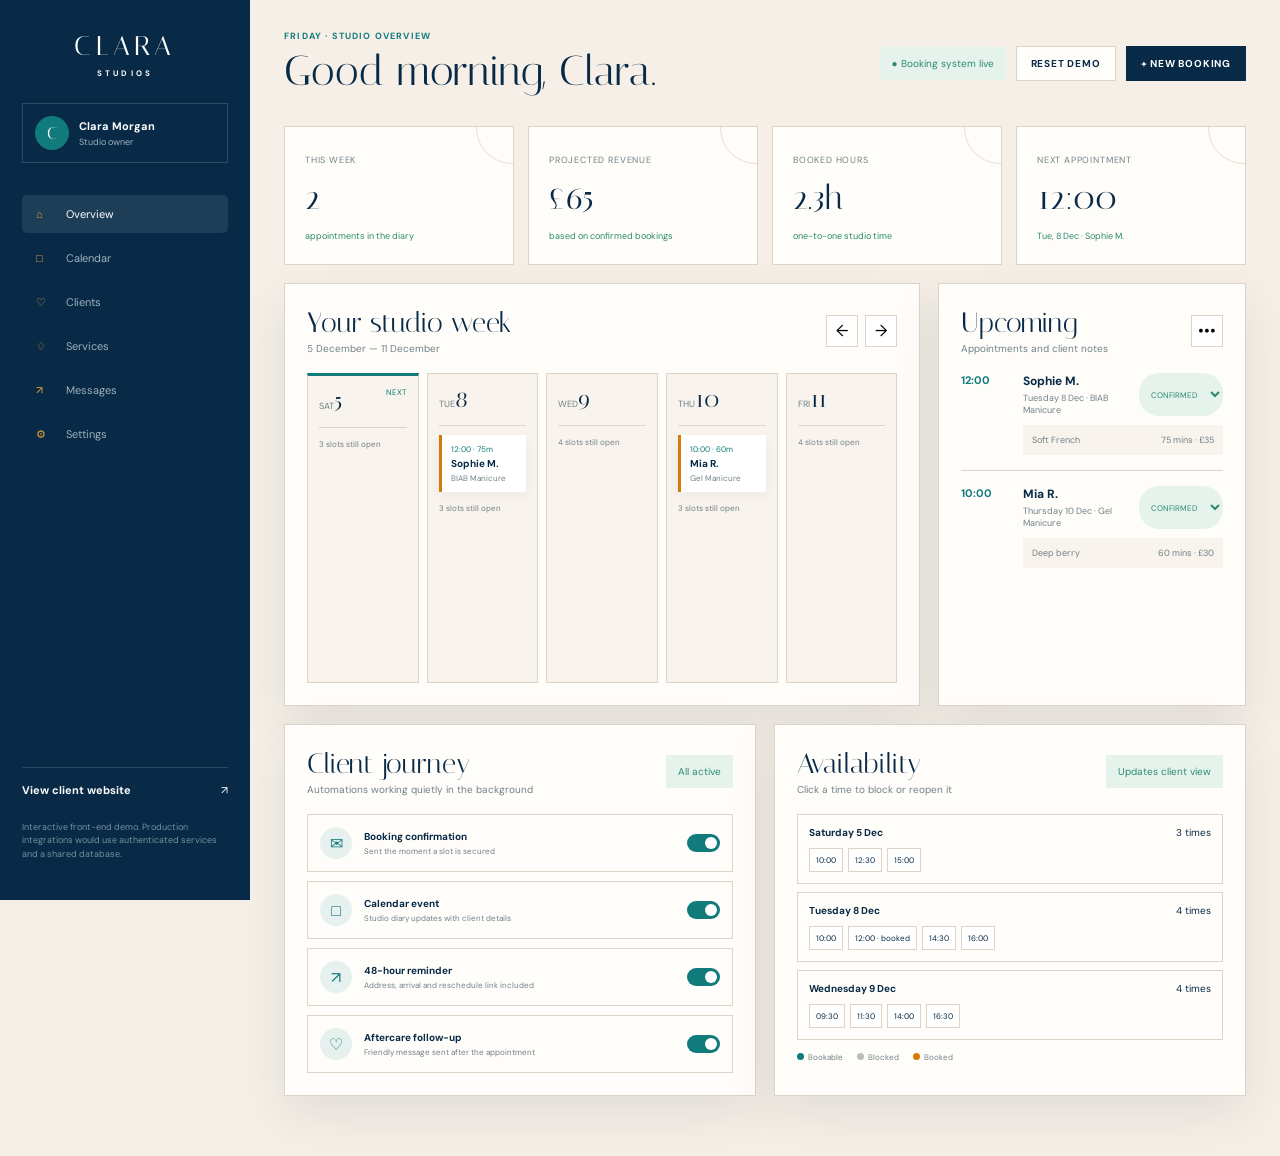
<file: concept-two/admin.html>
<!doctype html><html lang="en"><head><meta charset="utf-8"><meta name="viewport" content="width=device-width,initial-scale=1"><meta name="theme-color" content="#082a46"><title>Clara Studios — Owner Dashboard</title><link rel="preconnect" href="https://fonts.googleapis.com"><link rel="preconnect" href="https://fonts.gstatic.com" crossorigin><link href="https://fonts.googleapis.com/css2?family=DM+Sans:wght@400;500;600;700&family=Italiana&display=swap" rel="stylesheet">
<style>
:root{--navy:#082a46;--teal:#117b7c;--amber:#d67b08;--cream:#f5efe7;--paper:#fffdfa;--line:#ded3c7;--muted:#718087;--green:#2b8a6e;--red:#b15b52;--serif:"Italiana",Georgia,serif;--sans:"DM Sans",Arial,sans-serif;--shadow:0 18px 45px rgba(19,42,56,.09)}*{box-sizing:border-box}body{margin:0;background:var(--cream);color:var(--navy);font-family:var(--sans)}button,select{font:inherit}.app{min-height:100vh;display:grid;grid-template-columns:250px 1fr}.sidebar{background:var(--navy);color:#fff;padding:30px 22px;display:flex;flex-direction:column;position:sticky;top:0;height:100vh}.wordmark{text-align:center;display:flex;flex-direction:column;line-height:1}.wordmark strong{font:27px var(--serif);letter-spacing:.16em}.wordmark span{font-size:8px;letter-spacing:.38em;margin-top:7px;font-weight:700}.owner-pill{margin:26px 0 32px;border:1px solid rgba(255,255,255,.16);padding:12px;display:flex;gap:10px;align-items:center}.avatar{width:34px;height:34px;border-radius:50%;background:var(--teal);display:grid;place-items:center;font:17px var(--serif)}.owner-pill b,.owner-pill small{display:block}.owner-pill b{font-size:11px}.owner-pill small{font-size:9px;color:#9eb1bd;margin-top:3px}.side-nav{display:grid;gap:6px}.side-nav button{border:0;background:transparent;color:#9eb1bd;text-align:left;padding:12px 14px;font-size:11px;border-radius:5px;cursor:pointer}.side-nav button.active,.side-nav button:hover{background:rgba(255,255,255,.09);color:#fff}.side-nav span{display:inline-block;width:27px;color:#e8a13e}.sidebar-footer{margin-top:auto}.live-site{display:flex;justify-content:space-between;padding:15px 0;border-top:1px solid rgba(255,255,255,.14);color:#fff;text-decoration:none;font-size:11px}.demo-note{font-size:9px;line-height:1.5;color:#78909e}.dashboard{padding:30px 34px 60px;min-width:0}.topbar{display:flex;justify-content:space-between;align-items:center;margin-bottom:30px}.topbar small{display:block;text-transform:uppercase;color:var(--teal);font-size:9px;font-weight:700;letter-spacing:.13em}.topbar h1{font:42px var(--serif);margin:4px 0 0}.top-actions{display:flex;gap:10px;align-items:center}.live-dot{font-size:10px;color:var(--green);background:#e6f3ed;padding:10px 12px}.outline,.primary{border:1px solid var(--line);background:var(--paper);color:var(--navy);padding:10px 14px;font-size:10px;text-transform:uppercase;letter-spacing:.08em;font-weight:700;cursor:pointer}.primary{background:var(--navy);border-color:var(--navy);color:#fff}.metrics{display:grid;grid-template-columns:repeat(4,1fr);gap:14px;margin-bottom:18px}.metric{background:var(--paper);border:1px solid var(--line);padding:20px;position:relative;overflow:hidden}.metric:after{content:"";position:absolute;width:70px;height:70px;border:1px solid #e7ddd2;border-radius:50%;right:-35px;top:-35px}.metric small{font-size:9px;text-transform:uppercase;letter-spacing:.09em;color:var(--muted)}.metric b{display:block;font:34px var(--serif);margin:9px 0 5px}.metric span{font-size:9px;color:var(--green)}.dashboard-grid{display:grid;grid-template-columns:minmax(0,1.55fr) minmax(300px,.75fr);gap:18px}.panel{background:var(--paper);border:1px solid var(--line);padding:22px;box-shadow:var(--shadow)}.panel-head{display:flex;justify-content:space-between;align-items:center;margin-bottom:18px}.panel-head h2{font:28px var(--serif);margin:0}.panel-head p{font-size:10px;color:var(--muted);margin:3px 0 0}.week-nav{display:flex;gap:7px}.icon-button{width:32px;height:32px;border:1px solid var(--line);background:#fff;cursor:pointer}.week-grid{display:grid;grid-template-columns:repeat(5,1fr);gap:8px}.day-column{background:#f8f3ed;border:1px solid var(--line);min-height:310px;padding:11px}.day-column.today{border-top:3px solid var(--teal)}.day-title{display:flex;justify-content:space-between;align-items:start;padding-bottom:12px;border-bottom:1px solid var(--line)}.day-title span{font-size:9px;text-transform:uppercase;color:var(--muted)}.day-title b{font:24px var(--serif)}.day-title i{font-style:normal;font-size:8px;color:var(--teal)}.appointment-chip{background:#fff;border-left:3px solid var(--teal);padding:9px;margin-top:9px;box-shadow:0 4px 12px rgba(20,45,58,.05)}.appointment-chip.demo{border-left-color:var(--amber)}.appointment-chip small,.appointment-chip b,.appointment-chip span{display:block}.appointment-chip small{font-size:8px;color:var(--teal)}.appointment-chip b{font-size:10px;margin:3px 0}.appointment-chip span{font-size:8px;color:var(--muted);white-space:nowrap;overflow:hidden;text-overflow:ellipsis}.open-slots{font-size:8px;color:var(--muted);margin-top:11px}.appointment-list{display:grid}.appointment{padding:15px 0;border-top:1px solid var(--line)}.appointment:first-child{border-top:0;padding-top:0}.appointment-top{display:flex;justify-content:space-between;gap:10px}.time-badge{min-width:52px;color:var(--teal);font-size:11px;font-weight:700}.client{flex:1}.client b{display:block;font-size:12px}.client small{display:block;color:var(--muted);font-size:9px;margin-top:3px}.status{border:0;border-radius:20px;padding:5px 8px;background:#e6f3ed;color:var(--green);font-size:8px;text-transform:uppercase}.appointment-details{margin-left:62px;margin-top:9px;padding:9px;background:#f8f3ed;font-size:9px;color:var(--muted);display:flex;justify-content:space-between}.empty{color:var(--muted);font-size:11px;line-height:1.6;padding:20px 0}.lower-grid{display:grid;grid-template-columns:1fr 1fr;gap:18px;margin-top:18px}.automation-list{display:grid;gap:9px}.automation{border:1px solid var(--line);padding:12px;display:grid;grid-template-columns:34px 1fr auto;align-items:center;gap:10px}.automation-icon{width:32px;height:32px;border-radius:50%;display:grid;place-items:center;background:#e6f1ef;color:var(--teal)}.automation b,.automation small{display:block}.automation b{font-size:10px}.automation small{font-size:8px;color:var(--muted);margin-top:3px}.toggle{width:33px;height:18px;background:var(--teal);border-radius:20px;position:relative}.toggle:after{content:"";width:12px;height:12px;border-radius:50%;background:#fff;position:absolute;right:3px;top:3px}.availability-days{display:grid;gap:8px}.availability-day{border:1px solid var(--line);padding:11px}.availability-title{display:flex;justify-content:space-between;font-size:10px}.slots{display:flex;gap:5px;flex-wrap:wrap;margin-top:9px}.slot{border:1px solid var(--line);background:#fff;color:var(--navy);font-size:8px;padding:6px;cursor:pointer}.slot.blocked{text-decoration:line-through;opacity:.45;background:#eee}.legend{display:flex;gap:14px;font-size:8px;color:var(--muted);margin-top:12px}.legend i{display:inline-block;width:7px;height:7px;border-radius:50%;margin-right:4px}.toast{position:fixed;right:24px;bottom:24px;background:var(--navy);color:#fff;padding:15px 18px;font-size:10px;box-shadow:var(--shadow);opacity:0;transform:translateY(15px);transition:.25s;pointer-events:none}.toast.show{opacity:1;transform:none}@media(max-width:1050px){.app{grid-template-columns:78px 1fr}.sidebar{padding:28px 12px}.wordmark strong{font-size:17px}.wordmark span,.owner-pill>div:last-child,.side-nav button:not(.active){font-size:0}.owner-pill{padding:8px;justify-content:center}.side-nav button{font-size:0;text-align:center}.side-nav span{font-size:16px;width:auto}.live-site{font-size:0;justify-content:center}.live-site span{font-size:18px}.demo-note{display:none}.metrics{grid-template-columns:1fr 1fr}.dashboard-grid{grid-template-columns:1fr}.lower-grid{grid-template-columns:1fr}}@media(max-width:700px){.app{display:block}.sidebar{position:static;height:auto;flex-direction:row;align-items:center;padding:14px 16px}.owner-pill,.side-nav,.sidebar-footer{display:none}.dashboard{padding:22px 14px}.topbar h1{font-size:34px}.top-actions .live-dot,.top-actions .outline{display:none}.metrics{gap:8px}.metric{padding:14px}.metric b{font-size:27px}.week-grid{overflow-x:auto;grid-template-columns:repeat(5,150px)}.panel{padding:16px}.lower-grid{grid-template-columns:1fr}}
</style></head><body><div class="app">
<aside class="sidebar"><div class="wordmark"><strong>CLARA</strong><span>STUDIOS</span></div><div class="owner-pill"><span class="avatar">C</span><div><b>Clara Morgan</b><small>Studio owner</small></div></div><nav class="side-nav"><button class="active"><span>⌂</span> Overview</button><button><span>□</span> Calendar</button><button><span>♡</span> Clients</button><button><span>♢</span> Services</button><button><span>↗</span> Messages</button><button><span>⚙</span> Settings</button></nav><div class="sidebar-footer"><a class="live-site" href="./"><b>View client website</b><span>↗</span></a><p class="demo-note">Interactive front-end demo. Production integrations would use authenticated services and a shared database.</p></div></aside>
<main class="dashboard"><header class="topbar"><div><small>Friday · Studio overview</small><h1>Good morning, Clara.</h1></div><div class="top-actions"><span class="live-dot">● Booking system live</span><button class="outline" id="resetDemo">Reset demo</button><a class="primary" href="./#booking" style="text-decoration:none">+ New booking</a></div></header>
<section class="metrics"><article class="metric"><small>This week</small><b id="metricBookings">0</b><span>appointments in the diary</span></article><article class="metric"><small>Projected revenue</small><b id="metricRevenue">£0</b><span>based on confirmed bookings</span></article><article class="metric"><small>Booked hours</small><b id="metricHours">0h</b><span>one-to-one studio time</span></article><article class="metric"><small>Next appointment</small><b id="metricNext">—</b><span id="metricNextName">No appointment selected</span></article></section>
<section class="dashboard-grid"><article class="panel"><div class="panel-head"><div><h2>Your studio week</h2><p id="weekRange">Live calendar availability</p></div><div class="week-nav"><button class="icon-button" aria-label="Previous week">←</button><button class="icon-button" aria-label="Next week">→</button></div></div><div class="week-grid" id="weekGrid"></div></article><aside class="panel"><div class="panel-head"><div><h2>Upcoming</h2><p>Appointments and client notes</p></div><button class="icon-button" aria-label="More appointment options">•••</button></div><div class="appointment-list" id="appointmentList"></div></aside></section>
<section class="lower-grid"><article class="panel"><div class="panel-head"><div><h2>Client journey</h2><p>Automations working quietly in the background</p></div><span class="live-dot">All active</span></div><div class="automation-list"><div class="automation"><span class="automation-icon">✉</span><div><b>Booking confirmation</b><small>Sent the moment a slot is secured</small></div><i class="toggle"></i></div><div class="automation"><span class="automation-icon">□</span><div><b>Calendar event</b><small>Studio diary updates with client details</small></div><i class="toggle"></i></div><div class="automation"><span class="automation-icon">↗</span><div><b>48-hour reminder</b><small>Address, arrival and reschedule link included</small></div><i class="toggle"></i></div><div class="automation"><span class="automation-icon">♡</span><div><b>Aftercare follow-up</b><small>Friendly message sent after the appointment</small></div><i class="toggle"></i></div></div></article><article class="panel"><div class="panel-head"><div><h2>Availability</h2><p>Click a time to block or reopen it</p></div><span class="live-dot">Updates client view</span></div><div class="availability-days" id="availabilityDays"></div><div class="legend"><span><i style="background:var(--teal)"></i>Bookable</span><span><i style="background:#bbb"></i>Blocked</span><span><i style="background:var(--amber)"></i>Booked</span></div></article></section>
</main></div><div class="toast" id="toast">Availability updated on the client website.</div>
<script>
const STORE={bookings:'claraBookingsV2',blocked:'claraBlockedSlotsV2',seed:'claraSeedV2'};const weekly={2:['10:00','12:00','14:30','16:00'],3:['09:30','11:30','14:00','16:30'],4:['10:00','12:30','15:00','17:00'],5:['09:30','11:30','14:30','16:30'],6:['10:00','12:30','15:00']};const iso=d=>`${d.getFullYear()}-${String(d.getMonth()+1).padStart(2,'0')}-${String(d.getDate()).padStart(2,'0')}`;const parse=v=>{const[y,m,d]=v.split('-').map(Number);return new Date(y,m-1,d)};const read=(k,f)=>{try{return JSON.parse(localStorage.getItem(k))??f}catch{return f}};const write=(k,v)=>localStorage.setItem(k,JSON.stringify(v));function days(count=8){const out=[],d=new Date();d.setHours(12,0,0,0);while(out.length<count){d.setDate(d.getDate()+1);if(weekly[d.getDay()])out.push(new Date(d))}return out}function seed(){if(localStorage.getItem(STORE.seed))return;const d=days();write(STORE.bookings,[{id:'demo-1',service:'BIAB Manicure',date:iso(d[1]),time:weekly[d[1].getDay()][1],duration:75,price:35,name:'Sophie M.',email:'sophie@example.com',phone:'07700 900321',notes:'Soft French',status:'confirmed',source:'demo'},{id:'demo-2',service:'Gel Manicure',date:iso(d[3]),time:weekly[d[3].getDay()][0],duration:60,price:30,name:'Mia R.',email:'mia@example.com',phone:'07700 900654',notes:'Deep berry',status:'confirmed',source:'demo'}]);localStorage.setItem(STORE.seed,'1')}function format(v,o={weekday:'short',day:'numeric',month:'short'}){return parse(v).toLocaleDateString('en-GB',o)}function bookings(){return read(STORE.bookings,[]).filter(b=>b.status!=='cancelled').sort((a,b)=>(a.date+a.time).localeCompare(b.date+b.time))}function blocked(){return read(STORE.blocked,{})}function toast(msg){const t=document.getElementById('toast');t.textContent=msg;t.classList.add('show');setTimeout(()=>t.classList.remove('show'),2200)}
function render(){const bs=bookings(),visibleDays=days(5),visible=new Set(visibleDays.map(iso)),weekBs=bs.filter(b=>visible.has(b.date));document.getElementById('metricBookings').textContent=weekBs.length;document.getElementById('metricRevenue').textContent=`£${weekBs.reduce((n,b)=>n+Number(b.price||0),0)}`;document.getElementById('metricHours').textContent=`${(weekBs.reduce((n,b)=>n+Number(b.duration||0),0)/60).toFixed(1)}h`;const next=bs[0];document.getElementById('metricNext').textContent=next?next.time:'—';document.getElementById('metricNextName').textContent=next?`${format(next.date)} · ${next.name}`:'No appointment selected';document.getElementById('weekRange').textContent=`${format(iso(visibleDays[0]),{day:'numeric',month:'long'})} — ${format(iso(visibleDays[4]),{day:'numeric',month:'long'})}`;document.getElementById('weekGrid').innerHTML=visibleDays.map((d,index)=>{const key=iso(d),items=bs.filter(b=>b.date===key),open=(weekly[d.getDay()]||[]).length-items.length-(blocked()[key]||[]).length;return `<div class="day-column ${index===0?'today':''}"><div class="day-title"><div><span>${d.toLocaleDateString('en-GB',{weekday:'short'})}</span><b>${d.getDate()}</b></div>${index===0?'<i>NEXT</i>':''}</div>${items.map(b=>`<div class="appointment-chip ${b.source==='demo'?'demo':''}"><small>${b.time} · ${b.duration}m</small><b>${b.name}</b><span>${b.service}</span></div>`).join('')}<div class="open-slots">${Math.max(0,open)} slots still open</div></div>`}).join('');document.getElementById('appointmentList').innerHTML=bs.length?bs.slice(0,5).map(b=>`<div class="appointment"><div class="appointment-top"><span class="time-badge">${b.time}</span><div class="client"><b>${b.name}</b><small>${format(b.date,{weekday:'long',day:'numeric',month:'short'})} · ${b.service}</small></div><select class="status" data-id="${b.id}" aria-label="Booking status for ${b.name}"><option value="confirmed" ${b.status==='confirmed'?'selected':''}>Confirmed</option><option value="completed" ${b.status==='completed'?'selected':''}>Completed</option><option value="cancelled">Cancel</option></select></div><div class="appointment-details"><span>${b.notes||'No client notes'}</span><span>${b.duration} mins · £${b.price}</span></div></div>`).join(''):'<p class="empty">No appointments yet. Complete a booking on the client website and it will appear here instantly.</p>';document.querySelectorAll('.status').forEach(s=>s.onchange=()=>{const all=read(STORE.bookings,[]),item=all.find(b=>b.id===s.dataset.id);if(item)item.status=s.value;write(STORE.bookings,all);toast('Appointment status updated.');render()});renderAvailability()}
function renderAvailability(){const b=blocked(),bs=bookings();document.getElementById('availabilityDays').innerHTML=days(3).map(d=>{const key=iso(d),taken=new Set(bs.filter(x=>x.date===key).map(x=>x.time));return `<div class="availability-day"><div class="availability-title"><b>${format(key,{weekday:'long',day:'numeric',month:'short'})}</b><span>${(weekly[d.getDay()]||[]).length} times</span></div><div class="slots">${(weekly[d.getDay()]||[]).map(t=>`<button class="slot ${taken.has(t)?'booked':(b[key]||[]).includes(t)?'blocked':''}" data-date="${key}" data-time="${t}" ${taken.has(t)?'disabled':''}>${t}${taken.has(t)?' · booked':''}</button>`).join('')}</div></div>`}).join('');document.querySelectorAll('.slot:not(.booked)').forEach(btn=>btn.onclick=()=>{const all=blocked(),list=all[btn.dataset.date]||[],i=list.indexOf(btn.dataset.time);i>=0?list.splice(i,1):list.push(btn.dataset.time);all[btn.dataset.date]=list;write(STORE.blocked,all);toast(i>=0?'Slot reopened on the booking page.':'Slot blocked on the booking page.');render()})}
document.getElementById('resetDemo').onclick=()=>{localStorage.removeItem(STORE.bookings);localStorage.removeItem(STORE.blocked);localStorage.removeItem(STORE.seed);seed();toast('Demo data restored.');render()};window.addEventListener('storage',e=>{if([STORE.bookings,STORE.blocked].includes(e.key))render()});seed();render();
</script></body></html>
</file>
